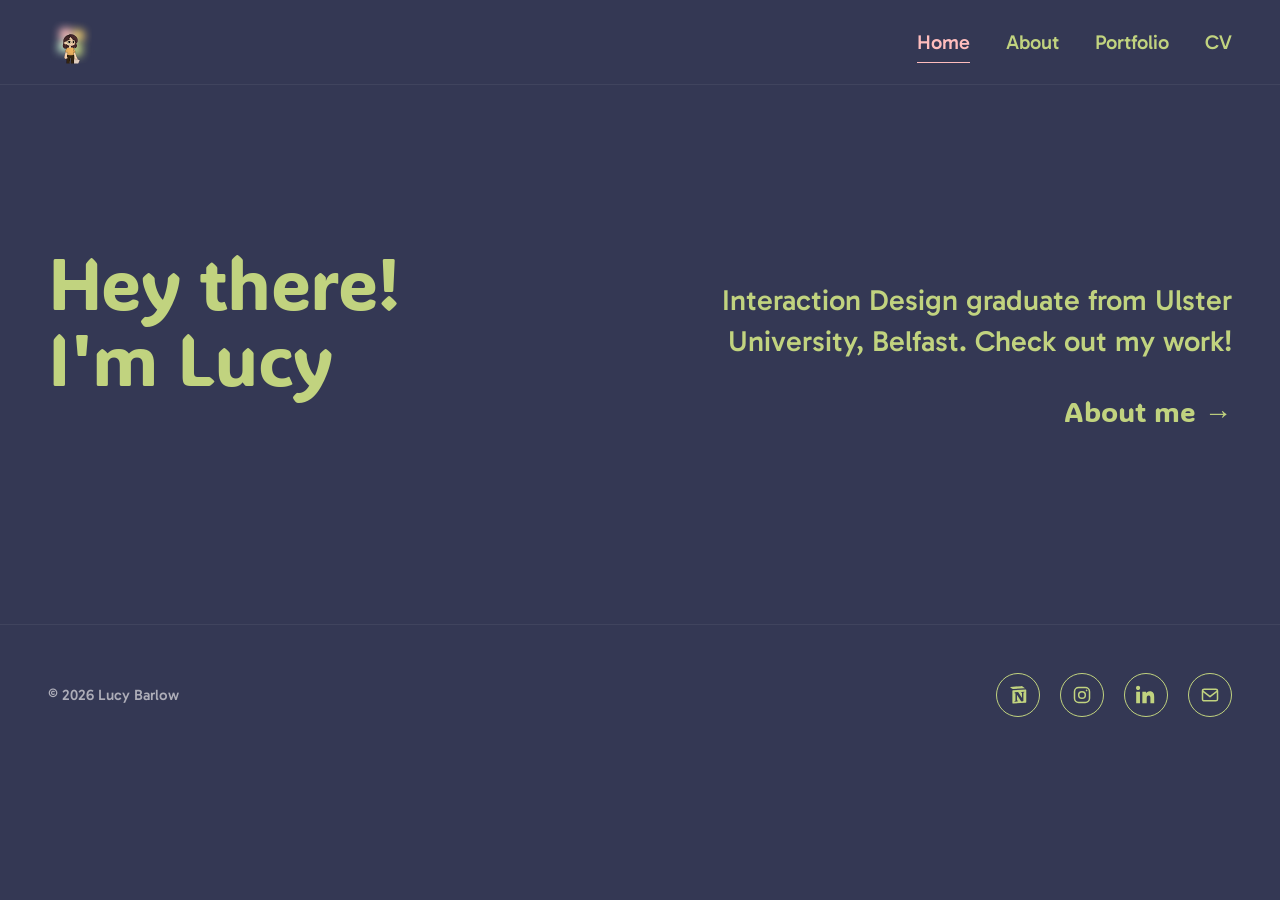
<file: index.html>
<!DOCTYPE html>
<html lang="en">
<head>
  <meta charset="UTF-8" />
  <meta name="viewport" content="width=device-width, initial-scale=1.0" />
  <title>Lucy Barlow — Interaction Designer</title>
  <meta name="description" content="Lucy Barlow — Interaction Design graduate from Ulster University, Belfast." />
  <link rel="stylesheet" href="css/styles.css" />
</head>
<body data-page="home">

  <!-- ============ HEADER ============ -->
  <header class="site-header">
    <div class="site-header__inner">
     <a class="brand" href="index.html" aria-label="Lucy Barlow home">
  <img src="images/Header.png" alt="Lucy Barlow logo" class="brand__icon" />
</a>

      <button class="nav-toggle" aria-label="Menu" aria-expanded="false">
        <svg viewBox="0 0 24 24" fill="none" stroke="currentColor" stroke-width="2" stroke-linecap="round">
          <line x1="4" y1="7" x2="20" y2="7"/>
          <line x1="4" y1="12" x2="20" y2="12"/>
          <line x1="4" y1="17" x2="20" y2="17"/>
        </svg>
      </button>

      <nav class="nav" aria-label="Primary">
        <a href="index.html" data-nav="home">Home</a>
        <a href="about.html" data-nav="about">About</a>
        <a href="portfolio.html" data-nav="portfolio">Portfolio</a>
        <a href="cv.html" data-nav="cv">CV</a>
      </nav>
    </div>
  </header>

  <!-- ============ MAIN ============ -->
  <main>
    <div class="accent-shapes" aria-hidden="true">
      <span></span><span></span><span></span>
    </div>

    <section class="container hero">
  <div class="hero__greeting">
    <h1>Hey there!<br/>I'm Lucy</h1>
    <div class="hero__right">
      <p class="hero__intro">
        Interaction Design graduate from Ulster University, Belfast.
        Check out my work!
      </p>
      <a class="hero__cta" href="about.html">About me →</a>
    </div>
  </div>
</section>
  </main>

  <!-- ============ FOOTER ============ -->
  <footer class="site-footer">
    <div class="site-footer__inner">
      <div class="footer-copy">© 2026 Lucy Barlow</div>
      <div class="socials" aria-label="Social links">
        <a href="https://lucy-barlow.notion.site/IXD-Year-Three-84e11a2dd33945a094c543f83a9d1539?source=copy_link" target="_blank" rel="noopener" aria-label="Notion">
          <svg viewBox="0 0 24 24" fill="currentColor" aria-hidden="true">
            <path d="M4.459 4.208c.746.606 1.026.56 2.428.466l13.215-.793c.28 0 .047-.28-.046-.326L17.86 1.968c-.42-.326-.981-.7-2.055-.607L3.01 2.295c-.466.046-.56.28-.374.466l1.823 1.447Zm.793 3.08v13.904c0 .747.373 1.027 1.214.98l14.523-.84c.841-.046.935-.56.935-1.167V6.354c0-.606-.233-.933-.748-.887l-15.177.887c-.56.047-.747.327-.747.933Zm14.337.745c.093.42 0 .84-.42.888l-.7.139v10.264c-.608.327-1.168.514-1.635.514-.748 0-.935-.234-1.495-.933l-4.577-7.186v6.952l1.448.327s0 .84-1.168.84l-3.222.187c-.093-.187 0-.653.327-.746l.84-.233V9.854L7.822 9.76c-.094-.42.14-1.026.793-1.073l3.456-.232 4.764 7.279V9.387l-1.215-.14c-.093-.514.28-.887.747-.933l3.222-.28Z"/>
          </svg>
        </a>
        <a href="https://www.instagram.com/loooseydesign?igsh=MXIxcDNsZnJueWFpaw%3D%3D&utm_source=qr" target="_blank" rel="noopener" aria-label="Instagram">
          <svg viewBox="0 0 24 24" fill="none" stroke="currentColor" stroke-width="1.8" aria-hidden="true">
            <rect x="3" y="3" width="18" height="18" rx="5"/>
            <circle cx="12" cy="12" r="4"/>
            <circle cx="17.5" cy="6.5" r="1" fill="currentColor" stroke="none"/>
          </svg>
        </a>
        <a href="https://www.linkedin.com/in/lucy-barlow/" target="_blank" rel="noopener" aria-label="LinkedIn">
          <svg viewBox="0 0 24 24" fill="currentColor" aria-hidden="true">
            <path d="M4.98 3.5C4.98 4.88 3.87 6 2.5 6S0 4.88 0 3.5 1.12 1 2.5 1 4.98 2.12 4.98 3.5ZM.22 8h4.56v14H.22V8Zm7.4 0h4.37v1.91h.06c.61-1.16 2.1-2.39 4.32-2.39 4.62 0 5.47 3.04 5.47 6.99V22h-4.56v-6.18c0-1.47-.03-3.36-2.05-3.36-2.05 0-2.37 1.6-2.37 3.25V22H7.62V8Z"/>
          </svg>
        </a>
        <a href="mailto:hello@lucybarlow.net" aria-label="Email">
          <svg viewBox="0 0 24 24" fill="none" stroke="currentColor" stroke-width="1.8" stroke-linejoin="round" aria-hidden="true">
            <rect x="3" y="5" width="18" height="14" rx="2"/>
            <path d="m3 7 9 7 9-7"/>
          </svg>
        </a>
      </div>
    </div>
  </footer>

  <script src="js/main.js"></script>
</body>
</html>
</file>
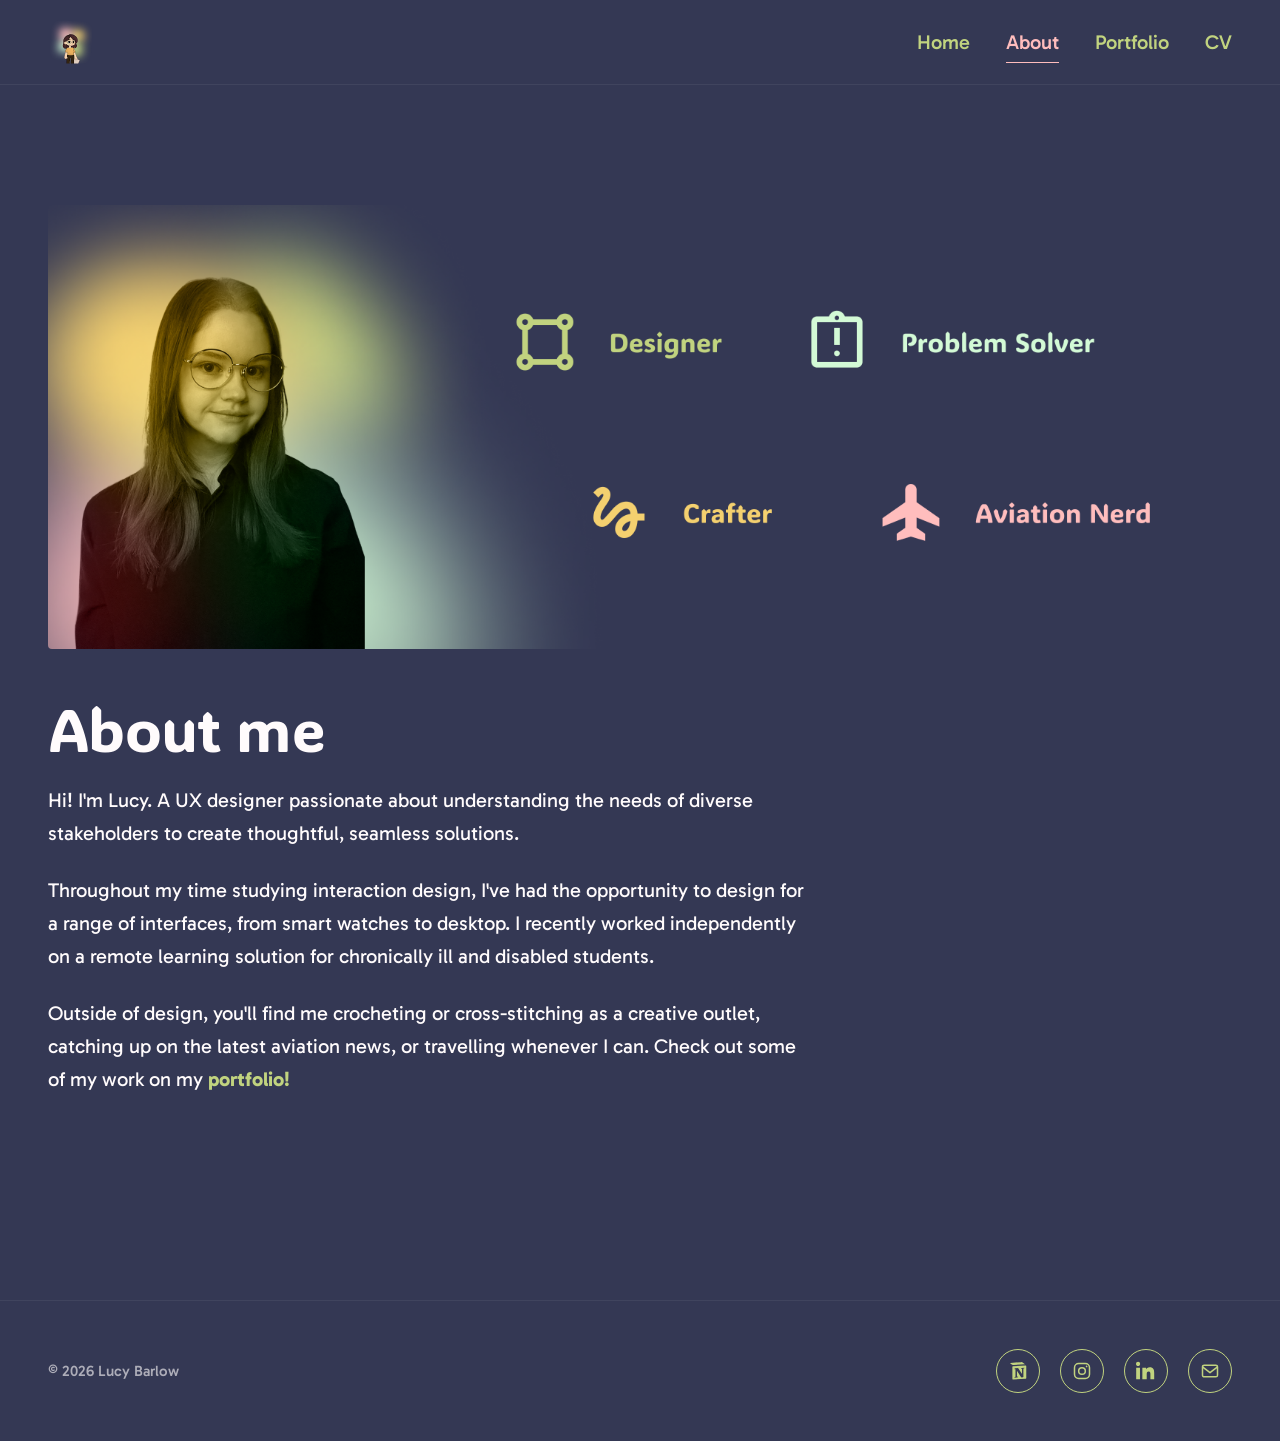
<file: about.html>
<!DOCTYPE html>
<html lang="en">
<head>
  <meta charset="UTF-8" />
  <meta name="viewport" content="width=device-width, initial-scale=1.0" />
  <title>About — Lucy Barlow</title>
  <link rel="stylesheet" href="css/styles.css" />
</head>
<body data-page="about">

  <header class="site-header">
    <div class="site-header__inner">
     <a class="brand" href="index.html" aria-label="Lucy Barlow home">
  <img src="images/Header.png" alt="Lucy Barlow logo" class="brand__icon" />
</a>

      <button class="nav-toggle" aria-label="Menu" aria-expanded="false">
        <svg viewBox="0 0 24 24" fill="none" stroke="currentColor" stroke-width="2" stroke-linecap="round">
          <line x1="4" y1="7" x2="20" y2="7"/>
          <line x1="4" y1="12" x2="20" y2="12"/>
          <line x1="4" y1="17" x2="20" y2="17"/>
        </svg>
      </button>

      <nav class="nav" aria-label="Primary">
        <a href="index.html" data-nav="home">Home</a>
        <a href="about.html" data-nav="about">About</a>
        <a href="portfolio.html" data-nav="portfolio">Portfolio</a>
        <a href="cv.html" data-nav="cv">CV</a>
      </nav>
    </div>
  </header>

  <main>
    <section class="container about">
      <!-- Header photo -->
      <img
        class="about__hero-img"
        src="images/about-hero.png"
        alt="Lucy Barlow"
        onerror="this.style.objectFit='cover'; this.src='data:image/svg+xml;utf8,<svg xmlns=%22http://www.w3.org/2000/svg%22 viewBox=%220 0 1600 600%22><defs><linearGradient id=%22g%22 x1=%220%22 y1=%220%22 x2=%221%22 y2=%221%22><stop offset=%220%22 stop-color=%22%23C1D37F%22/><stop offset=%221%22 stop-color=%22%23D3FAD6%22/></linearGradient></defs><rect width=%221600%22 height=%22600%22 fill=%22url(%23g)%22/></svg>'"
      />

      <h2>About me</h2>

      <div class="about__copy">
        <p>
          Hi! I'm Lucy. A UX designer passionate about understanding the needs of
          diverse stakeholders to create thoughtful, seamless solutions.
        </p>
        <p>
          Throughout my time studying interaction design, I've had the opportunity
          to design for a range of interfaces, from smart watches to desktop. I recently worked independently on
          a remote learning solution for chronically ill and disabled students.
        </p>
        <p>
          Outside of design, you'll find me crocheting or cross-stitching as a
          creative outlet, catching up on the latest aviation news, or travelling
          whenever I can. Check out some of my work on my
          <a href="portfolio.html"><strong>portfolio!</strong></a>
        </p>
      </div>
    </section>
  </main>

  <footer class="site-footer">
    <div class="site-footer__inner">
      <div class="footer-copy">© 2026 Lucy Barlow</div>
      <div class="socials" aria-label="Social links">
        <a href="https://lucy-barlow.notion.site/IXD-Year-Three-84e11a2dd33945a094c543f83a9d1539?source=copy_link" target="_blank" rel="noopener" aria-label="Notion"><svg viewBox="0 0 24 24" fill="currentColor" aria-hidden="true"><path d="M4.459 4.208c.746.606 1.026.56 2.428.466l13.215-.793c.28 0 .047-.28-.046-.326L17.86 1.968c-.42-.326-.981-.7-2.055-.607L3.01 2.295c-.466.046-.56.28-.374.466l1.823 1.447Zm.793 3.08v13.904c0 .747.373 1.027 1.214.98l14.523-.84c.841-.046.935-.56.935-1.167V6.354c0-.606-.233-.933-.748-.887l-15.177.887c-.56.047-.747.327-.747.933Zm14.337.745c.093.42 0 .84-.42.888l-.7.139v10.264c-.608.327-1.168.514-1.635.514-.748 0-.935-.234-1.495-.933l-4.577-7.186v6.952l1.448.327s0 .84-1.168.84l-3.222.187c-.093-.187 0-.653.327-.746l.84-.233V9.854L7.822 9.76c-.094-.42.14-1.026.793-1.073l3.456-.232 4.764 7.279V9.387l-1.215-.14c-.093-.514.28-.887.747-.933l3.222-.28Z"/></svg></a>
        <a href="https://www.instagram.com/loooseydesign?igsh=MXIxcDNsZnJueWFpaw%3D%3D&utm_source=qr" target="_blank" rel="noopener" aria-label="Instagram"><svg viewBox="0 0 24 24" fill="none" stroke="currentColor" stroke-width="1.8" aria-hidden="true"><rect x="3" y="3" width="18" height="18" rx="5"/><circle cx="12" cy="12" r="4"/><circle cx="17.5" cy="6.5" r="1" fill="currentColor" stroke="none"/></svg></a>
        <a href="https://www.linkedin.com/in/lucy-barlow/" target="_blank" rel="noopener" aria-label="LinkedIn"><svg viewBox="0 0 24 24" fill="currentColor" aria-hidden="true"><path d="M4.98 3.5C4.98 4.88 3.87 6 2.5 6S0 4.88 0 3.5 1.12 1 2.5 1 4.98 2.12 4.98 3.5ZM.22 8h4.56v14H.22V8Zm7.4 0h4.37v1.91h.06c.61-1.16 2.1-2.39 4.32-2.39 4.62 0 5.47 3.04 5.47 6.99V22h-4.56v-6.18c0-1.47-.03-3.36-2.05-3.36-2.05 0-2.37 1.6-2.37 3.25V22H7.62V8Z"/></svg></a>
        <a href="mailto:hello@lucybarlow.net" aria-label="Email"><svg viewBox="0 0 24 24" fill="none" stroke="currentColor" stroke-width="1.8" stroke-linejoin="round" aria-hidden="true"><rect x="3" y="5" width="18" height="14" rx="2"/><path d="m3 7 9 7 9-7"/></svg></a>
      </div>
    </div>
  </footer>

  <script src="js/main.js"></script>
</body>
</html>
</file>
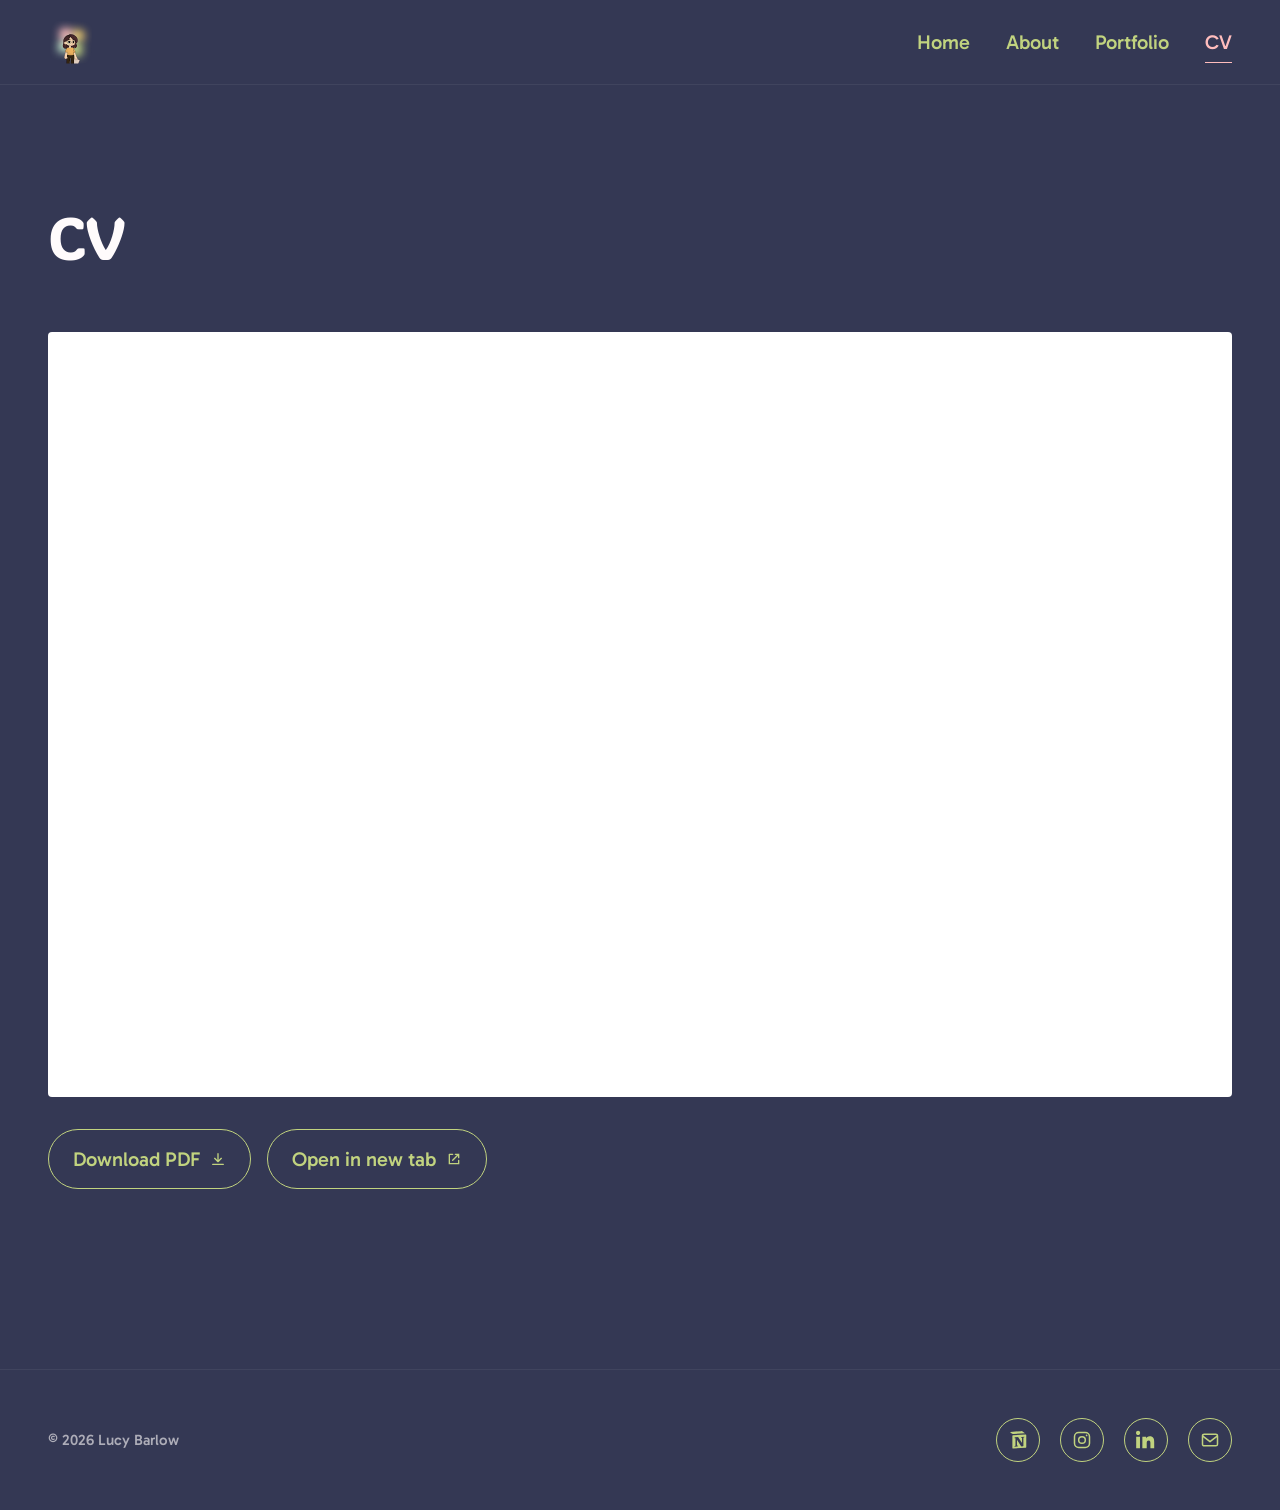
<file: cv.html>
<!DOCTYPE html>
<html lang="en">
<head>
  <meta charset="UTF-8" />
  <meta name="viewport" content="width=device-width, initial-scale=1.0" />
  <title>CV — Lucy Barlow</title>
  <link rel="stylesheet" href="css/styles.css" />
  <style>
    .cv-frame {
      width: 100%;
      height: 85vh;
      min-height: 600px;
      border: 1px solid rgba(255,251,252,.1);
      border-radius: 4px;
      background: #fff;
    }
    .cv-actions {
      margin-top: 24px;
      display: flex;
      gap: 16px;
      flex-wrap: wrap;
    }
    .btn {
      display: inline-flex;
      align-items: center;
      gap: 10px;
      padding: 14px 24px;
      border: 1px solid var(--green);
      color: var(--green);
      border-radius: 999px;
      font-family: var(--body);
      font-weight: 500;
      transition: all .2s ease;
    }
    .btn:hover { color: var(--pink); border-color: var(--pink); }
  </style>
</head>
<body data-page="cv">

  <header class="site-header">
    <div class="site-header__inner">
     <a class="brand" href="index.html" aria-label="Lucy Barlow home">
  <img src="images/Header.png" alt="Lucy Barlow logo" class="brand__icon" />
</a>

      <button class="nav-toggle" aria-label="Menu" aria-expanded="false">
        <svg viewBox="0 0 24 24" fill="none" stroke="currentColor" stroke-width="2" stroke-linecap="round">
          <line x1="4" y1="7" x2="20" y2="7"/>
          <line x1="4" y1="12" x2="20" y2="12"/>
          <line x1="4" y1="17" x2="20" y2="17"/>
        </svg>
      </button>

      <nav class="nav" aria-label="Primary">
        <a href="index.html" data-nav="home">Home</a>
        <a href="about.html" data-nav="about">About</a>
        <a href="portfolio.html" data-nav="portfolio">Portfolio</a>
        <a href="cv.html" data-nav="cv">CV</a>
      </nav>
    </div>
  </header>

  <main>
    <section class="container">
      <div class="page-header">
        <h2>CV</h2>
      </div>

      <!-- Drop your CV file at images/cv.pdf (or change the path below). -->
      <iframe class="cv-frame" src="images/cv.pdf" title="Lucy Barlow CV"></iframe>

      <div class="cv-actions">
        <a class="btn" href="images/cv.pdf" download>
          Download PDF
          <svg width="16" height="16" viewBox="0 0 24 24" fill="none" stroke="currentColor" stroke-width="2" stroke-linecap="round"><path d="M12 4v12m0 0-5-5m5 5 5-5M4 20h16"/></svg>
        </a>
        <a class="btn" href="images/cv.pdf" target="_blank" rel="noopener">
          Open in new tab
          <svg width="16" height="16" viewBox="0 0 24 24" fill="none" stroke="currentColor" stroke-width="2" stroke-linecap="round"><path d="M14 5h5v5M19 5l-9 9M5 5h5M5 5v14h14v-5"/></svg>
        </a>
      </div>
    </section>
  </main>

  <footer class="site-footer">
    <div class="site-footer__inner">
      <div class="footer-copy">© 2026 Lucy Barlow</div>
      <div class="socials" aria-label="Social links">
        <a href="https://lucy-barlow.notion.site/IXD-Year-Three-84e11a2dd33945a094c543f83a9d1539?source=copy_link" target="_blank" rel="noopener" aria-label="Notion"><svg viewBox="0 0 24 24" fill="currentColor" aria-hidden="true"><path d="M4.459 4.208c.746.606 1.026.56 2.428.466l13.215-.793c.28 0 .047-.28-.046-.326L17.86 1.968c-.42-.326-.981-.7-2.055-.607L3.01 2.295c-.466.046-.56.28-.374.466l1.823 1.447Zm.793 3.08v13.904c0 .747.373 1.027 1.214.98l14.523-.84c.841-.046.935-.56.935-1.167V6.354c0-.606-.233-.933-.748-.887l-15.177.887c-.56.047-.747.327-.747.933Zm14.337.745c.093.42 0 .84-.42.888l-.7.139v10.264c-.608.327-1.168.514-1.635.514-.748 0-.935-.234-1.495-.933l-4.577-7.186v6.952l1.448.327s0 .84-1.168.84l-3.222.187c-.093-.187 0-.653.327-.746l.84-.233V9.854L7.822 9.76c-.094-.42.14-1.026.793-1.073l3.456-.232 4.764 7.279V9.387l-1.215-.14c-.093-.514.28-.887.747-.933l3.222-.28Z"/></svg></a>
        <a href="https://www.instagram.com/loooseydesign?igsh=MXIxcDNsZnJueWFpaw%3D%3D&utm_source=qr" target="_blank" rel="noopener" aria-label="Instagram"><svg viewBox="0 0 24 24" fill="none" stroke="currentColor" stroke-width="1.8" aria-hidden="true"><rect x="3" y="3" width="18" height="18" rx="5"/><circle cx="12" cy="12" r="4"/><circle cx="17.5" cy="6.5" r="1" fill="currentColor" stroke="none"/></svg></a>
        <a href="https://www.linkedin.com/in/lucy-barlow/" target="_blank" rel="noopener" aria-label="LinkedIn"><svg viewBox="0 0 24 24" fill="currentColor" aria-hidden="true"><path d="M4.98 3.5C4.98 4.88 3.87 6 2.5 6S0 4.88 0 3.5 1.12 1 2.5 1 4.98 2.12 4.98 3.5ZM.22 8h4.56v14H.22V8Zm7.4 0h4.37v1.91h.06c.61-1.16 2.1-2.39 4.32-2.39 4.62 0 5.47 3.04 5.47 6.99V22h-4.56v-6.18c0-1.47-.03-3.36-2.05-3.36-2.05 0-2.37 1.6-2.37 3.25V22H7.62V8Z"/></svg></a>
        <a href="mailto:hello@lucybarlow.net" aria-label="Email"><svg viewBox="0 0 24 24" fill="none" stroke="currentColor" stroke-width="1.8" stroke-linejoin="round" aria-hidden="true"><rect x="3" y="5" width="18" height="14" rx="2"/><path d="m3 7 9 7 9-7"/></svg></a>
      </div>
    </div>
  </footer>

  <script src="js/main.js"></script>
</body>
</html>
</file>
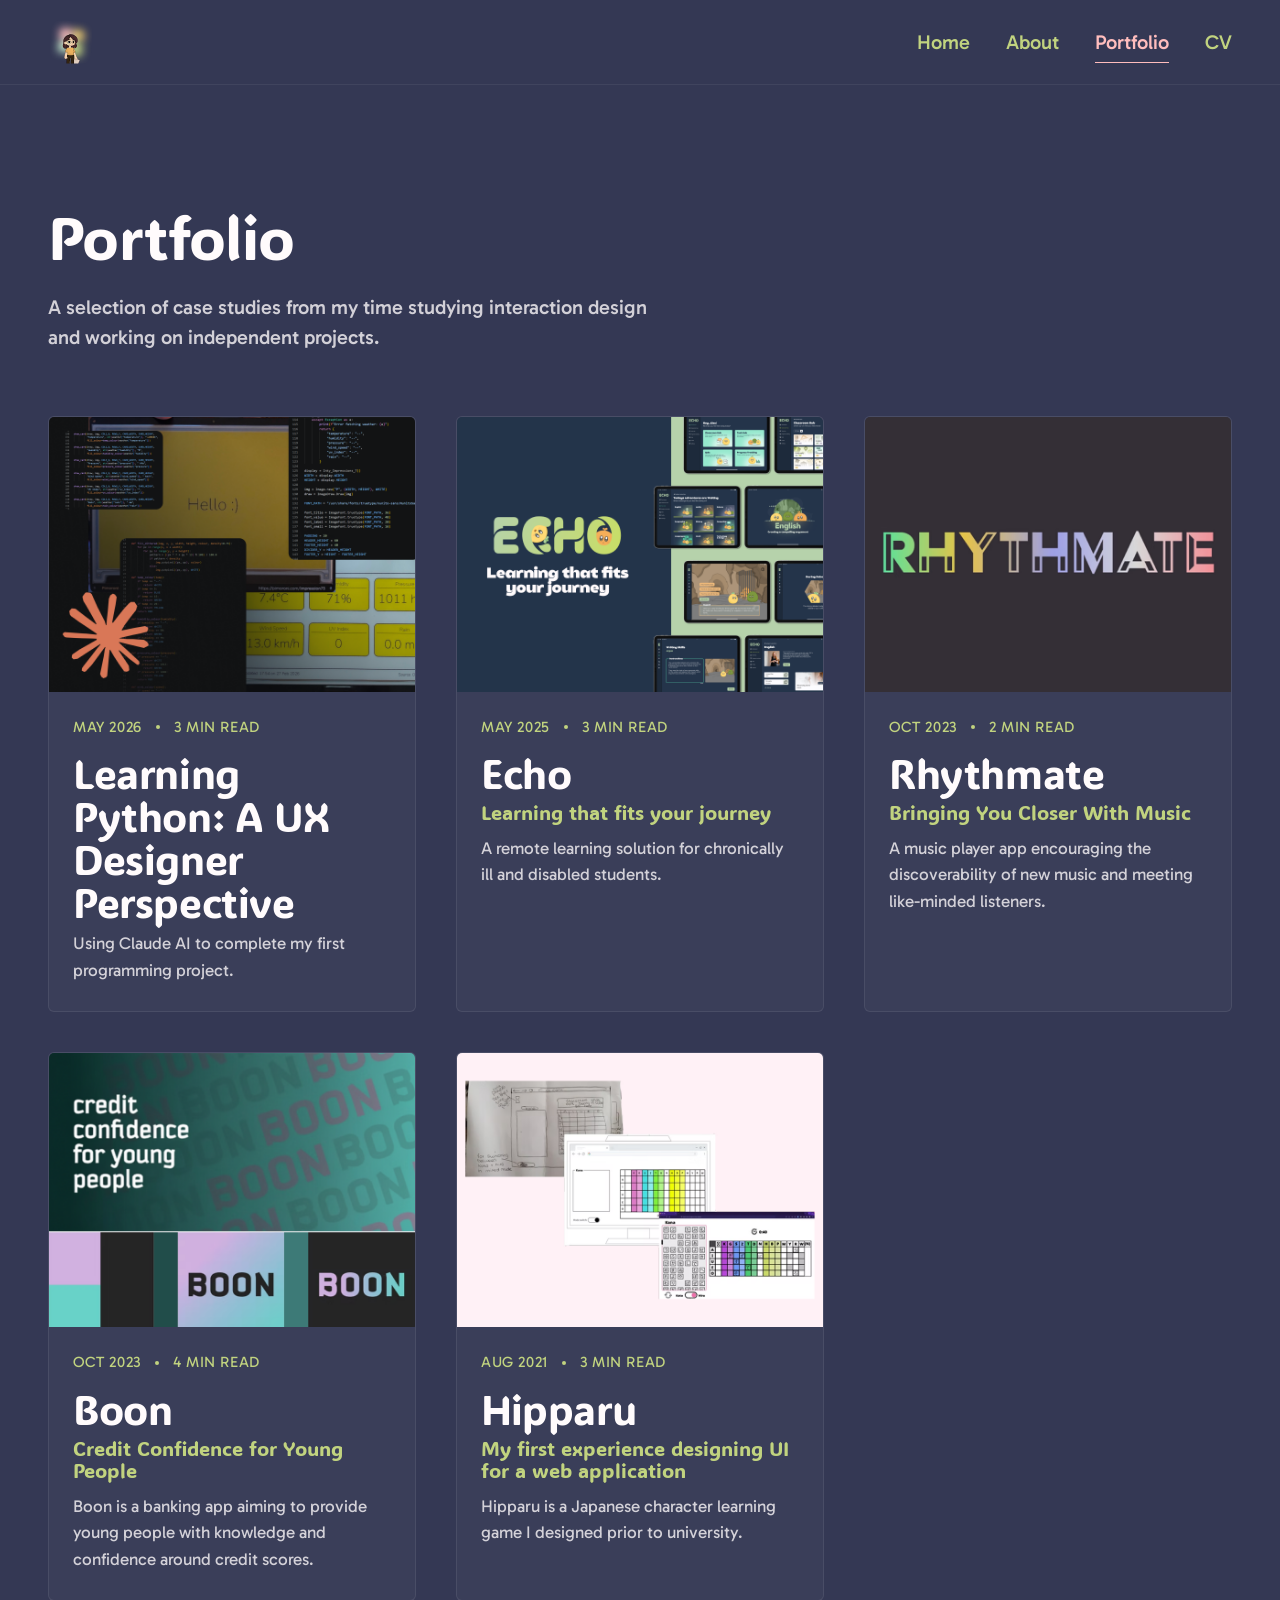
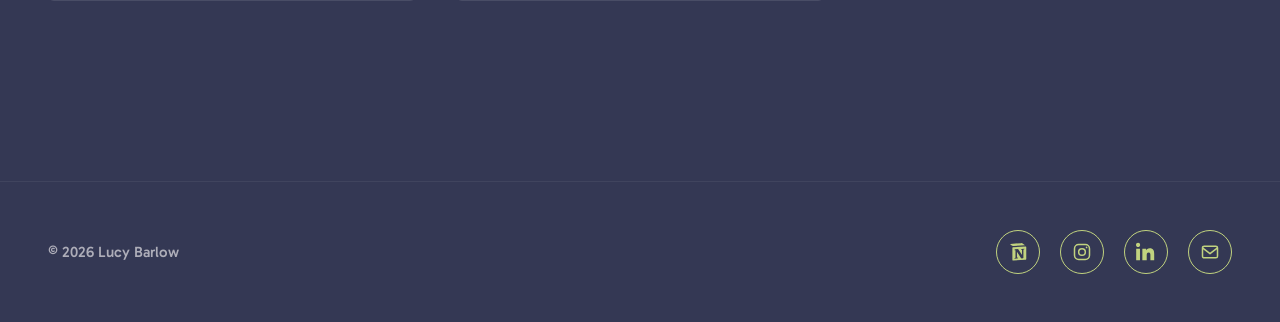
<file: portfolio.html>
<!DOCTYPE html>
<html lang="en">
<head>
  <meta charset="UTF-8" />
  <meta name="viewport" content="width=device-width, initial-scale=1.0" />
  <title>Portfolio — Lucy Barlow</title>
  <link rel="stylesheet" href="css/styles.css" />
</head>
<body data-page="portfolio">

  <header class="site-header">
    <div class="site-header__inner">
     <a class="brand" href="index.html" aria-label="Lucy Barlow home">
  <img src="images/Header.png" alt="Lucy Barlow logo" class="brand__icon" />
</a>

      <button class="nav-toggle" aria-label="Menu" aria-expanded="false">
        <svg viewBox="0 0 24 24" fill="none" stroke="currentColor" stroke-width="2" stroke-linecap="round">
          <line x1="4" y1="7" x2="20" y2="7"/>
          <line x1="4" y1="12" x2="20" y2="12"/>
          <line x1="4" y1="17" x2="20" y2="17"/>
        </svg>
      </button>

      <nav class="nav" aria-label="Primary">
        <a href="index.html" data-nav="home">Home</a>
        <a href="about.html" data-nav="about">About</a>
        <a href="portfolio.html" data-nav="portfolio">Portfolio</a>
        <a href="cv.html" data-nav="cv">CV</a>
      </nav>
    </div>
  </header>

  <main>
    <section class="container">
      <div class="portfolio-intro">
        <h2>Portfolio</h2>
        <p class="body-md" style="color: rgba(255,251,252,.78); max-width: 620px;">
          A selection of case studies from my time studying interaction design and
          working on independent projects.
        </p>
      </div>

      <div class="card-grid">

        <!-- LEARNING PYTHON -->
        <a class="card" href="blog/learningpython.html">
          <img class="card__image" src="images/python-thumbnail.png" alt="python project" />
          <div class="card__body">
            <div class="card__meta label">
              <span>MAY 2026</span>
              <span class="dot"></span>
              <span>3 min read</span>
            </div>
            <h4 class="card__title">Learning Python: A UX Designer Perspective</h4>
            <p class="card__tagline"> </p>
            <p class="card__excerpt">
              Using Claude AI to complete my first programming project.
            </p>
          </div>
        </a>
        
        <!-- ECHO -->
        <a class="card" href="blog/echo.html">
          <img class="card__image" src="images/Echo-Thumbnail.png" alt="Echo project" />
          <div class="card__body">
            <div class="card__meta label">
              <span>MAY 2025</span>
              <span class="dot"></span>
              <span>3 min read</span>
            </div>
            <h4 class="card__title">Echo</h4>
            <p class="card__tagline">Learning that fits your journey</p>
            <p class="card__excerpt">
              A remote learning solution for chronically ill and disabled students.
            </p>
          </div>
        </a>

        
        <!-- RHYTHMATE -->
        <a class="card" href="blog/rhythmate.html">
          <img class="card__image" src="images/rhythmate-thumbnail.png" alt="Echo project" />
          <div class="card__body">
            <div class="card__meta label">
              <span>OCT 2023</span>
              <span class="dot"></span>
              <span>2 min read</span>
            </div>
            <h4 class="card__title">Rhythmate</h4>
            <p class="card__tagline">Bringing You Closer With Music</p>
            <p class="card__excerpt">
              A music player app encouraging the discoverability of new music and meeting like-minded listeners.
            </p>
          </div>
        </a>

        <!-- BOON -->
        <a class="card" href="blog/boon.html">
          <img class="card__image" src="images/boon-thumbnail.png" alt="Echo project" />
          <div class="card__body">
            <div class="card__meta label">
              <span>OCT 2023</span>
              <span class="dot"></span>
              <span>4 min read</span>
            </div>
            <h4 class="card__title">Boon</h4>
            <p class="card__tagline">Credit Confidence for Young People</p>
            <p class="card__excerpt">
              Boon is a banking app aiming to provide young people with knowledge and confidence around credit scores.
            </p>
          </div>
        </a>

         <!-- HIPPARU -->
        <a class="card" href="blog/hipparu.html">
          <img class="card__image" src="images/hipparu-thumbnail.png" alt="Echo project" />
          <div class="card__body">
            <div class="card__meta label">
              <span>AUG 2021</span>
              <span class="dot"></span>
              <span>3 min read</span>
            </div>
            <h4 class="card__title">Hipparu</h4>
            <p class="card__tagline">My first experience designing UI for a web application</p>
            <p class="card__excerpt">
              Hipparu is a Japanese character learning game I designed prior to university.
            </p>
          </div>
        </a>

      </div>
    </section>
  </main>

  <footer class="site-footer">
    <div class="site-footer__inner">
      <div class="footer-copy">© 2026 Lucy Barlow</div>
      <div class="socials" aria-label="Social links">
        <a href="https://lucy-barlow.notion.site/IXD-Year-Three-84e11a2dd33945a094c543f83a9d1539?source=copy_link" target="_blank" rel="noopener" aria-label="Notion"><svg viewBox="0 0 24 24" fill="currentColor" aria-hidden="true"><path d="M4.459 4.208c.746.606 1.026.56 2.428.466l13.215-.793c.28 0 .047-.28-.046-.326L17.86 1.968c-.42-.326-.981-.7-2.055-.607L3.01 2.295c-.466.046-.56.28-.374.466l1.823 1.447Zm.793 3.08v13.904c0 .747.373 1.027 1.214.98l14.523-.84c.841-.046.935-.56.935-1.167V6.354c0-.606-.233-.933-.748-.887l-15.177.887c-.56.047-.747.327-.747.933Zm14.337.745c.093.42 0 .84-.42.888l-.7.139v10.264c-.608.327-1.168.514-1.635.514-.748 0-.935-.234-1.495-.933l-4.577-7.186v6.952l1.448.327s0 .84-1.168.84l-3.222.187c-.093-.187 0-.653.327-.746l.84-.233V9.854L7.822 9.76c-.094-.42.14-1.026.793-1.073l3.456-.232 4.764 7.279V9.387l-1.215-.14c-.093-.514.28-.887.747-.933l3.222-.28Z"/></svg></a>
        <a href="https://www.instagram.com/loooseydesign?igsh=MXIxcDNsZnJueWFpaw%3D%3D&utm_source=qr" target="_blank" rel="noopener" aria-label="Instagram"><svg viewBox="0 0 24 24" fill="none" stroke="currentColor" stroke-width="1.8" aria-hidden="true"><rect x="3" y="3" width="18" height="18" rx="5"/><circle cx="12" cy="12" r="4"/><circle cx="17.5" cy="6.5" r="1" fill="currentColor" stroke="none"/></svg></a>
        <a href="https://www.linkedin.com/in/lucy-barlow/" target="_blank" rel="noopener" aria-label="LinkedIn"><svg viewBox="0 0 24 24" fill="currentColor" aria-hidden="true"><path d="M4.98 3.5C4.98 4.88 3.87 6 2.5 6S0 4.88 0 3.5 1.12 1 2.5 1 4.98 2.12 4.98 3.5ZM.22 8h4.56v14H.22V8Zm7.4 0h4.37v1.91h.06c.61-1.16 2.1-2.39 4.32-2.39 4.62 0 5.47 3.04 5.47 6.99V22h-4.56v-6.18c0-1.47-.03-3.36-2.05-3.36-2.05 0-2.37 1.6-2.37 3.25V22H7.62V8Z"/></svg></a>
        <a href="mailto:hello@lucybarlow.net" aria-label="Email"><svg viewBox="0 0 24 24" fill="none" stroke="currentColor" stroke-width="1.8" stroke-linejoin="round" aria-hidden="true"><rect x="3" y="5" width="18" height="14" rx="2"/><path d="m3 7 9 7 9-7"/></svg></a>
      </div>
    </div>
  </footer>

  <script src="js/main.js"></script>
</body>
</html>
</file>
<file: css/styles.css>
/* =========================================================
   Lucy Barlow — Portfolio
   Minimal aesthetic. Navy ground, green accents.
   ========================================================= */

/* ---------- Fonts ---------- */
@import url('https://fonts.googleapis.com/css2?family=ADLaM+Display&family=Gabarito:wght@400;500;700&display=swap');

/* ---------- Tokens ---------- */
:root {
  /* Colours */
  --navy:      #343854;
  --green:     #C1D37F;
  --turquoise: #D3FAD6;
  --orange:    #F4D06F;
  --pink:      #FFBDBD;
  --white:     #FFFBFC;

  /* Type families */
  --display: 'ADLaM Display', serif;
  --body:    'Gabarito', sans-serif;

  /* Type scale (desktop) */
  --h1:   72px;
  --h2:   60px;
  --h3:   50px;
  --h4:   41px;
  --body-lg: 29px;
  --body-md: 20px;
  --body-sm: 17px;
  --label:   15px;

  /* Layout */
  --max-w: 1280px;
  --gutter: 48px;
  --content-w: 760px; /* width used for body paragraphs in blog posts */
}

/* ---------- Reset / base ---------- */
*, *::before, *::after { box-sizing: border-box; }

html, body {
  margin: 0;
  padding: 0;
  background: var(--navy);
  color: var(--white);
  font-family: var(--body);
  font-weight: 500;
  font-size: var(--body-md);
  line-height: 1.5;
  -webkit-font-smoothing: antialiased;
  -moz-osx-font-smoothing: grayscale;
}

img { max-width: 100%; display: block; }

a {
  color: var(--green);
  text-decoration: none;
  transition: color .2s ease;
}
a:hover, a:focus { color: var(--pink); }

/* ---------- Type ---------- */
h1, h2, h3, h4 {
  font-family: var(--display);
  font-weight: 400;
  margin: 0 0 .4em;
  line-height: 1.05;
  letter-spacing: -0.01em;
}

h1 { font-size: var(--h1); }
h2 { font-size: var(--h2); }
h3 { font-size: var(--h3); }
h4 { font-size: var(--h4); }

.body-lg { font-size: var(--body-lg); font-weight: 500; line-height: 1.45; }
.body-md { font-size: var(--body-md); font-weight: 500; }
.body-sm { font-size: var(--body-sm); font-weight: 400; }
.label   { font-size: var(--label);   font-weight: 400; letter-spacing: .04em; text-transform: uppercase; }

/* ---------- Layout ---------- */
.container {
  max-width: var(--max-w);
  margin: 0 auto;
  padding: 0 var(--gutter);
}

main { padding-top: 120px; padding-bottom: 120px; }

/* ---------- Header ---------- */
.site-header {
  position: sticky;
  top: 0;
  z-index: 50;
  background: var(--navy);
  border-bottom: 1px solid rgba(255,251,252,.06);
}

.site-header__inner {
  max-width: var(--max-w);
  margin: 0 auto;
  padding: 20px var(--gutter);
  display: flex;
  align-items: center;
  justify-content: space-between;
  gap: 24px;
}

.brand {
  display: inline-flex;
  align-items: center;
  gap: 12px;
  color: var(--green);
}
.brand:hover { color: var(--pink); }
.brand svg { width: 44px; height: 44px; display: block; }
.brand__icon { width: 44px; height: 44px; display: block; object-fit: contain; }

.brand__word {
  font-family: var(--display);
  font-size: 22px;
  letter-spacing: .02em;
}

.nav { display: flex; align-items: center; gap: 36px; }

.nav a {
  font-family: var(--body);
  font-weight: 500;
  font-size: var(--body-md);
  color: var(--green);
  position: relative;
  padding: 4px 0;
}

.nav a::after {
  content: "";
  position: absolute;
  left: 0; right: 0; bottom: -2px;
  height: 1px;
  background: currentColor;
  transform: scaleX(0);
  transform-origin: left;
  transition: transform .25s ease;
}

.nav a:hover,
.nav a.is-active {
  color: var(--pink);
}
.nav a:hover::after,
.nav a.is-active::after { transform: scaleX(1); }

/* Mobile nav toggle */
.nav-toggle {
  display: none;
  background: none;
  border: 0;
  color: var(--green);
  cursor: pointer;
  padding: 8px;
}
.nav-toggle svg { width: 28px; height: 28px; }

/* ---------- Footer ---------- */
.site-footer {
  border-top: 1px solid rgba(255,251,252,.06);
  padding: 48px var(--gutter);
  margin-top: 60px;
}

.site-footer__inner {
  max-width: var(--max-w);
  margin: 0 auto;
  display: flex;
  align-items: center;
  justify-content: space-between;
  gap: 24px;
  flex-wrap: wrap;
}

.socials { display: flex; gap: 20px; align-items: center; }

.socials a {
  width: 44px;
  height: 44px;
  display: inline-flex;
  align-items: center;
  justify-content: center;
  border: 1px solid var(--green);
  border-radius: 50%;
  color: var(--green);
  transition: all .2s ease;
}
.socials a:hover {
  color: var(--pink);
  border-color: var(--pink);
  transform: translateY(-2px);
}
.socials svg { width: 20px; height: 20px; }

.footer-copy { font-size: var(--label); color: rgba(255,251,252,.6); }

/* =========================================================
   HOME
   ========================================================= */
.hero {
  display: grid;
  grid-template-columns: 1fr;
  gap: 32px;
  padding-top: 40px;
}

.hero__greeting {
  display: flex;
  align-items: baseline;
  justify-content: space-between;
  gap: 28px;
  flex-wrap: wrap;
}

.hero h1 {
  color: var(--green);
  font-size: var(--h1);
  margin: 0;
}

.hero__right {
  display: flex;
  flex-direction: column;
  width: 620px;
  padding-bottom: 12px;
  text-align: right;
}

.hero__intro {
  color: var(--green);
  font-size: var(--body-lg);
  font-weight: 500;
  line-height: 1.4;
  margin: 0;
}

.hero__cta {
  margin-top: 28px;
  font-family: var(--display);
  font-size: 28px;
  color: var(--green);
}

.hero__cta:hover { color: var(--pink); }


/* decorative accent shapes on home */
.accent-shapes {
  position: absolute;
  inset: 0;
  pointer-events: none;
  overflow: hidden;
  z-index: -1;
}
.accent-shapes span {
  position: absolute;
  border-radius: 50%;
  opacity: .12;
  filter: blur(60px);
}
.accent-shapes span:nth-child(1){ width: 360px; height: 360px; background: var(--green);     top: 10%; right: -80px; }
.accent-shapes span:nth-child(2){ width: 280px; height: 280px; background: var(--pink);      bottom: 8%; left: -60px; }
.accent-shapes span:nth-child(3){ width: 220px; height: 220px; background: var(--turquoise); top: 50%; left: 40%; }

main { position: relative; }

/* =========================================================
   ABOUT
   ========================================================= */
.about__hero-img {
  width: 100%;
  height: auto;
  border-radius: 4px;
  background: linear-gradient(135deg, var(--green), var(--turquoise));
}

.about h2 {
  margin-top: 48px;
  color: var(--white);
}

.about__copy {
  max-width: var(--content-w);
  font-size: var(--body-md);
  font-weight: 400;
  line-height: 1.65;
}

.about__copy p { margin: 0 0 1.2em; }

/* =========================================================
   PORTFOLIO GRID
   ========================================================= */
.portfolio-intro { max-width: var(--content-w); margin-bottom: 64px; }
.portfolio-intro h2 { color: var(--white); }

.card-grid {
  display: grid;
  grid-template-columns: repeat(3, 1fr);
  gap: 40px;
}

.card {
  display: flex;
  flex-direction: column;
  background: rgba(255,251,252,.03);
  border: 1px solid rgba(255,251,252,.08);
  border-radius: 6px;
  overflow: hidden;
  text-decoration: none;
  color: var(--white);
  transition: transform .3s ease, border-color .3s ease, background .3s ease;
}

.card:hover {
  transform: translateY(-6px);
  border-color: var(--pink);
  background: rgba(255,189,189,.06);
  color: var(--white);
}

.card__image {
  aspect-ratio: 4/3;
  width: 100%;
  object-fit: cover;
  background: var(--green);
}

.card__body { padding: 24px 24px 28px; }

.card__meta {
  display: flex;
  gap: 14px;
  color: var(--green);
  margin-bottom: 14px;
}
.card__meta .dot {
  display: inline-block; width: 4px; height: 4px; border-radius: 50%;
  background: var(--green); align-self: center;
}

.card__title {
  font-size: var(--h4);
  font-family: var(--display);
  margin: 0 0 12px;
  line-height: 1.05;
}

.card__tagline {
  font-family: var(--display);
  font-size: 20px;
  color: var(--green);
  margin: -6px 0 12px;
  line-height: 1.1;
}

.card__excerpt {
  font-size: var(--body-sm);
  font-weight: 400;
  line-height: 1.55;
  color: rgba(255,251,252,.78);
  margin: 0;
}

/* =========================================================
   BLOG POST (case study)
   ========================================================= */
.post {
  max-width: var(--content-w);
  margin: 0 auto;
}

.post__meta {
  display: flex;
  gap: 14px;
  color: var(--green);
  margin-bottom: 18px;
}

.post h2.post__title {
  font-size: var(--h2);
  margin: 0 0 48px;
}

.post h3 {
  font-size: var(--h3);
  margin: 1.4em 0 .5em;
  color: var(--white);
}

.post p, .post ul, .post ol {
  font-size: var(--body-md);
  font-weight: 500;
  line-height: 1.45;
  margin: 0 0 1em;
}

.post ul, .post ol { padding-left: 1.2em; }

/* Image widths matching paragraph width */
/* The body content column is 760px wide. */

/* Single banner image — full content width */
.post-image,
.post-image--banner {
  width: 100%;
  margin: 48px 0;
  border-radius: 4px;
  overflow: hidden;
}
.post-image img { width: 100%; height: auto; display: block; }

/* Two images side by side */
.post-image-row {
  display: grid;
  grid-template-columns: 1fr 1fr;
  gap: 20px;
  margin: 48px 0;
}
.post-image-row img {
  width: 100%;
  height: auto;
  border-radius: 4px;
}

/* Three images side by side */
.post-image-row--three {
  grid-template-columns: 1fr 1fr 1fr;
  gap: 16px;
}

/* Wider-than-content "bleed" image */
.post-image--wide {
  width: calc(100% + 200px);
  margin-left: -100px;
  margin-right: -100px;
}

.post-image figcaption {
  font-size: var(--label);
  color: rgba(255,251,252,.6);
  margin-top: 10px;
  text-align: center;
}

/* Post navigation */
.post-nav {
  max-width: var(--content-w);
  margin: 100px auto 0;
  padding-top: 40px;
  border-top: 1px solid rgba(255,251,252,.1);
  display: flex;
  justify-content: space-between;
  gap: 24px;
}

.post-nav a {
  display: flex;
  flex-direction: column;
  gap: 6px;
  max-width: 45%;
}
.post-nav a .label { color: rgba(255,251,252,.6); }
.post-nav a .title { font-family: var(--display); font-size: 28px; color: var(--green); }
.post-nav a:hover .title { color: var(--pink); }
.post-nav a.next { text-align: right; align-items: flex-end; }

/* =========================================================
   PAGE HEADERS
   ========================================================= */
.page-header { margin-bottom: 64px; }
.page-header h2 { color: var(--white); }

/* =========================================================
   RESPONSIVE
   ========================================================= */
@media (max-width: 1024px) {
  :root {
    --h1: 60px;
    --h2: 48px;
    --h3: 40px;
    --h4: 34px;
    --body-lg: 24px;
    --gutter: 32px;
  }
  .card-grid { grid-template-columns: repeat(2, 1fr); }
  .post-image--wide {
    width: 100%;
    margin-left: 0;
    margin-right: 0;
  }
  .hero__right {
    width: 100%;
    text-align: left;
  }
}
@media (max-width: 720px) {
  :root {
    --h1: 44px;
    --h2: 38px;
    --h3: 30px;
    --h4: 26px;
    --body-lg: 20px;
    --body-md: 17px;
    --body-sm: 15px;
    --gutter: 20px;
  }
  main { padding-top: 60px; padding-bottom: 60px; }
  .site-header__inner { padding: 14px var(--gutter); }
  .brand svg { width: 36px; height: 36px; }
   .brand__icon { width: 36px; height: 36px; }
  .brand__word { font-size: 18px; }
  .nav-toggle { display: inline-flex; }
  .nav {
    position: absolute;
    top: 100%;
    left: 0; right: 0;
    background: var(--navy);
    flex-direction: column;
    align-items: stretch;
    padding: 16px var(--gutter) 24px;
    border-bottom: 1px solid rgba(255,251,252,.08);
    display: none;
  }
  .nav.is-open { display: flex; }
  .nav a { padding: 10px 0; font-size: 18px; }
  .hero__cta { font-size: 30px; margin-top: 48px; }
  .card-grid { grid-template-columns: 1fr; gap: 28px; }
  .post-image-row,
  .post-image-row--three { grid-template-columns: 1fr; gap: 14px; }
  .post-nav { flex-direction: column; }
  .post-nav a, .post-nav a.next { max-width: 100%; text-align: left; align-items: flex-start; }
  .site-footer { padding: 32px var(--gutter); }
  .socials a { width: 40px; height: 40px; }
  .hero__greeting {
    flex-direction: column;
    align-items: flex-start;
  }
  .hero__intro { max-width: 100%; }
  .hero__right {
    width: 100%;
    text-align: left;
  }
}
</file>
